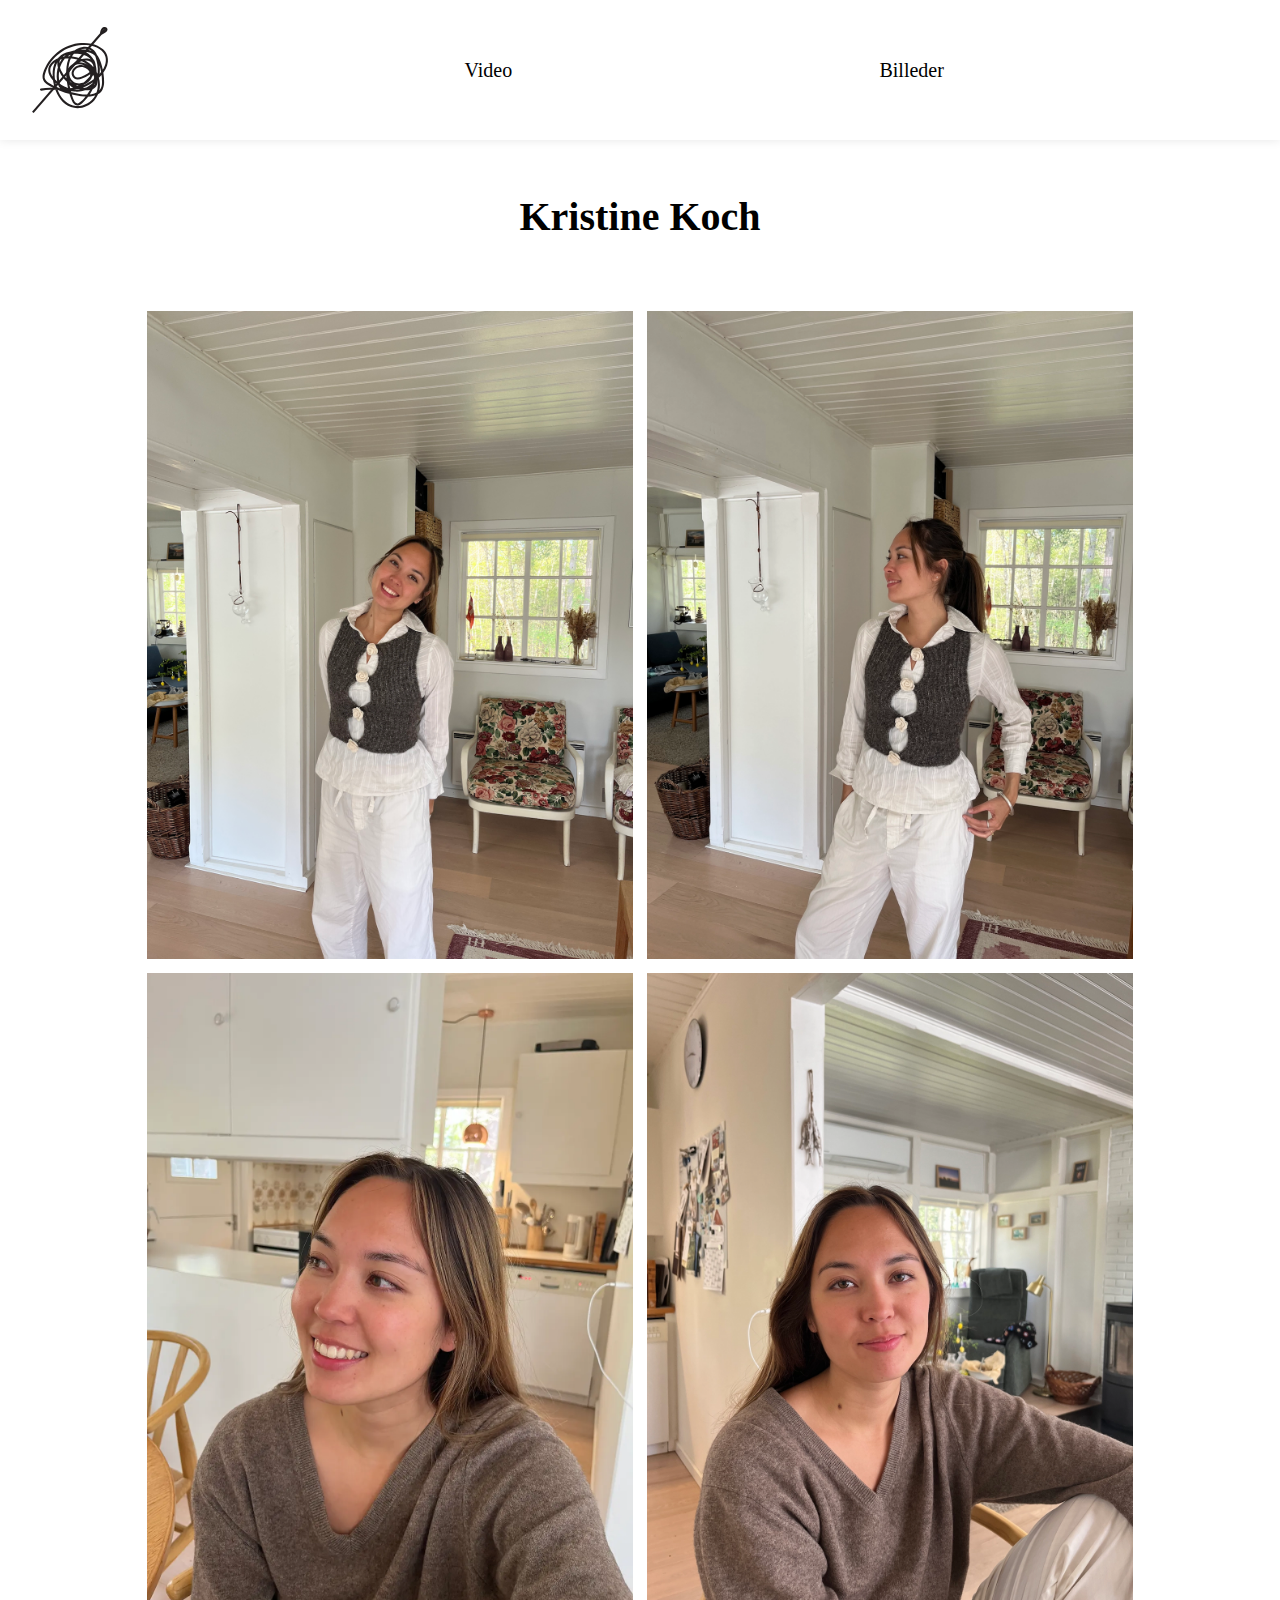
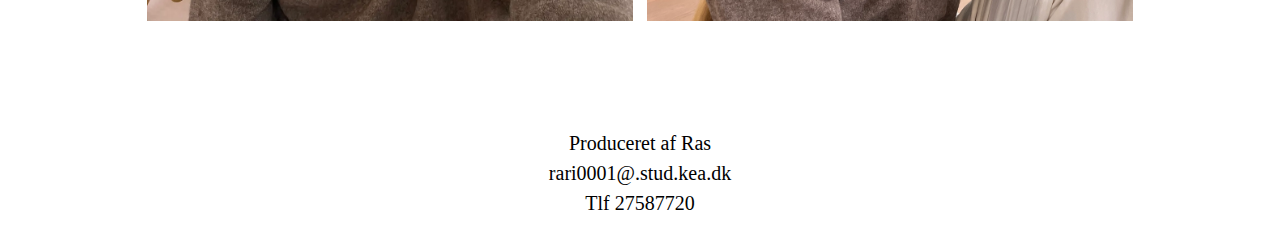
<file: biled.html>
<!DOCTYPE html>
<html lang="da">

<head>
    <meta charset="UTF-8">
    <meta http-equiv="X-UA-Compatible" content="IE=edge">
    <meta name="viewport" content="width=device-width, initial-scale=1.0">
    <meta name="robots" content="noindex">
    <title>Bileder</title>
    <link rel="stylesheet" href="style.css">
    <link rel="stylesheet" href="layout.css">
</head>

<body>
    <header class="hoved">

        <div class="logo">

            <a href="index.html"><img src="photo/hekl.svg" alt="Logo"></a>
        </div>

        <nav class="naven">
            <ul class="menu">

                <li><a class="sider" href="index.html">Video</a></li>
                <li><a class="sider" href="biled.html">Billeder</a></li>


            </ul>
            <div class="burger">
                <div class="line"></div>
                <div class="line"></div>
                <div class="line"></div>

            </div>
        </nav>
        <script src="menu.js"></script>

    </header>
    <main>
        <h1>Kristine Koch</h1>
        <div class="billl">
            <img src="photo/image00001.webp" alt="kris">
            <img src="photo/image00003.webp" alt="kris">
            <img src="photo/image00005.webp" alt="kris">
            <img src="photo/image00006.webp" alt="kris">
        </div>

    </main>
    <footer>
        <p>Produceret af Ras</p>
        <p>rari0001@.stud.kea.dk</p>
        <p>Tlf 27587720</p>

    </footer>

</body>

</html>
</file>
<file: style.css>
* {
  margin: 0;
  padding: 0;
  box-sizing: border-box;
}
body {
  line-height: 1.5;
  font-family: "Times New Roman", Times, serif;
}
img {
  width: 100%;
  height: auto;
  display: block;
  padding: 7px;
}
/**********************header***********************/
header {
  display: flex;
  justify-content: space-between;
  align-items: center;
  padding: 20px;
  background-color: #fff;
  box-shadow: 0 0 10px rgba(0, 0, 0, 0.1);
}

.logo img {
  width: 70px;
  height: 70px;
}

nav {
  display: flex;
  align-items: center;
}

.menu {
  display: flex;
  list-style: none;
  margin: 10px;
  padding: 0px;
}

.menu li {
  margin-right: 20px;
}

.menu li:last-child {
  margin-right: 0;
}

.menu a {
  display: block;
  padding: 10px;
  color: black;
  text-decoration: none;
  transition: color 0.3s;
}

.menu a:hover {
  color: #f00;
}

.burger {
  width: 30px;
  height: 20px;
  cursor: pointer;
}

.burger .line {
  width: 100%;
  height: 2px;
  background-color: #333;
  margin-bottom: 5px;
}
.burger {
  display: none;
}

header {
  position: relative;
}
footer {
  font-size: 20px;
  margin: 10px;
  text-align: center;
  margin-top: 100px;
}
.mig {
  border-radius: 0;
  width: 80px;
  display: inline-block;
}
.forser {
  margin-top: 60px;
}
.billl {
  display: grid;
  grid-template-columns: 1fr 1fr;
  margin-top: 5%;
}
h1 {
  margin-top: 40px;
  text-align: center;
  font-size: 40px;
  padding: 7px;
}

.video-container {
  max-width: 100%;
  overflow: hidden;
  display: flex;
  justify-content: center;
  align-items: center;
  margin-top: 5%;
  padding: 4%;
}

video {
  max-width: 100%;
  height: auto;
}

iframe {
  border: none;
}
</file>
<file: layout.css>
main {
  max-width: 1000px;
  margin: 0 auto;
}
@media (max-width: 800px) {
  .menu {
    display: none;
  }
  .burger {
    display: block;
  }
  .burger.active .line:nth-child(1) {
    transform: rotate(45deg) translate(5px, 5px);
  }

  .burger.active .line:nth-child(2) {
    opacity: 0;
  }

  .burger.active .line:nth-child(3) {
    transform: rotate(-45deg) translate(5px, -5px);
  }

  nav.active .menu {
    display: block;
    background-color: #fff;
    position: absolute;
    top: 60px;
    left: 0;
    width: 100%;
    box-shadow: 0 0 10px rgba(0, 0, 0, 0.1);
    z-index: 1;
  }

  nav.active .menu li {
    margin: 10px 20px;
  }

  nav.active .menu a {
    font-size: 24px;
  }
}
@media (min-width: 800px) {
  .logo img {
    width: 100px;
    height: 100px;
  }
  .hoved {
    gap: 20px;

    top: 0;
  }
  .sider {
    width: 150px;
    text-align: center;
    font-size: 20px;
  }
  .naven {
    width: 100%;
    height: 40px;
  }
  .menu {
    display: flex;
    width: 100%;
    justify-content: space-evenly;
  }
  li {
    margin: 0px;
  }
  .menu li {
    margin-right: 0px;
  }

  .menu {
    display: flex;
    list-style: none;
    margin: 0px;
    padding: 0px;
  }
  .video-container {
    display: flex;
    justify-content: center;
    align-items: center;

    margin-top: 5%;
  }

  iframe {
    border: none;
  }
}
</file>
